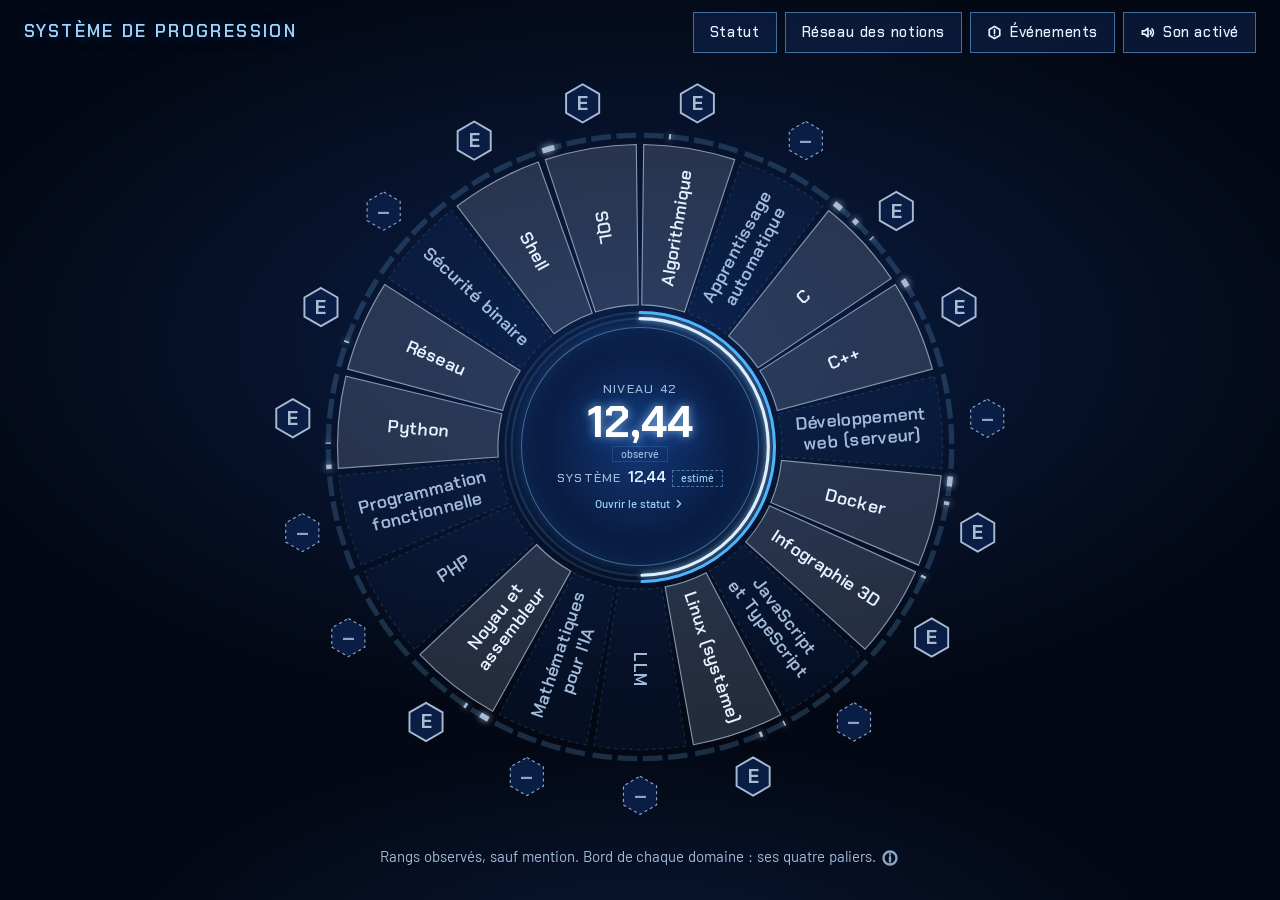
<file: public/index.html>
<!DOCTYPE html>
<html lang="fr">
<head>
  <meta charset="utf-8">
  <meta
    http-equiv="Content-Security-Policy"
    content="default-src 'none';
      script-src 'self';
      style-src 'self';
      img-src 'self' data:;
      font-src 'self';
      connect-src 'self';
      base-uri 'none';
      form-action 'none';
      object-src 'none'"
  >
  <meta name="viewport" content="width=device-width, initial-scale=1">
  <meta name="color-scheme" content="dark">
  <meta name="theme-color" content="#030814">
  <meta name="robots" content="noindex">
  <link rel="icon" type="image/svg+xml" href="favicon.svg">
  <title>Système de progression</title>
  <link
    rel="preload"
    href="fonts/chakra-petch-latin-600-normal.woff2"
    as="font"
    type="font/woff2"
    crossorigin
  >
  <link rel="stylesheet" href="css/base.css">
  <link rel="stylesheet" href="css/window.css">
  <link rel="stylesheet" href="css/wheel.css">
  <link rel="stylesheet" href="css/section.css">
  <link rel="stylesheet" href="css/certs.css">
  <link rel="stylesheet" href="css/tier.css">
  <link rel="stylesheet" href="css/status.css">
  <link rel="stylesheet" href="css/effects.css">
  <link rel="stylesheet" href="css/inbox.css">
  <link rel="stylesheet" href="css/wheel-fx.css">
</head>
<script defer src="js/device-gate.js"></script>
<script defer src="data.js"></script>
<script defer src="js/model.js"></script>
<script defer src="js/dom.js"></script>
<script defer src="js/effects.js"></script>
<script defer src="js/sound-data.js"></script>
<script defer src="js/sound.js"></script>
<script defer src="js/wheel-fx.js"></script>
<script defer src="js/wheel.js"></script>
<script defer src="js/section.js"></script>
<script defer src="js/certs.js"></script>
<script defer src="js/status.js"></script>
<script defer src="js/events.js"></script>
<script defer src="js/inbox.js"></script>
<script defer src="js/demo.js"></script>
<script defer src="js/app.js"></script>
<body>
  <a class="skip-link" href="#view">Aller au contenu</a>
  <header class="topbar">
    <h1 class="brand"><a href="#/">Système de progression</a></h1>
    <nav class="topnav" aria-label="Navigation principale">
      <a class="button" id="nav-status" href="#/status">Statut</a>
      <a class="button" href="network.html">Réseau des notions</a>
      <button
        class="button inbox-toggle"
        type="button"
        id="inbox-toggle"
        popovertarget="inbox"
        hidden
      >
        <svg class="icon" viewBox="0 0 16 16" aria-hidden="true">
          <path d="M8 1.5L13.6 4.75V11.25L8 14.5L2.4 11.25V4.75ZM8 5V8.8M8 10.9V11"/>
        </svg>
        <span>Événements</span>
        <span class="inbox-count" id="inbox-count" hidden></span>
      </button>
      <button class="button sound-toggle" type="button" id="sound-toggle" aria-pressed="true">
        <svg class="icon" viewBox="0 0 16 16" aria-hidden="true">
          <path d="M2.5 6.2V9.8H5L8.5 12.5V3.5L5 6.2Z"/>
          <path d="M11 6A3 3 0 0 1 11 10M12.8 4.2A5.6 5.6 0 0 1 12.8 11.8"/>
        </svg>
        <span class="sound-label">Son activé</span>
      </button>
    </nav>
  </header>
  <main id="view" tabindex="-1"></main>
  <section class="window inbox" id="inbox" popover aria-label="Événements"></section>
  <div class="unlocks" id="unlocks" aria-live="polite"></div>
  <div class="tip" id="tip" role="tooltip" popover="manual" hidden></div>
</body>
</html>
</file>
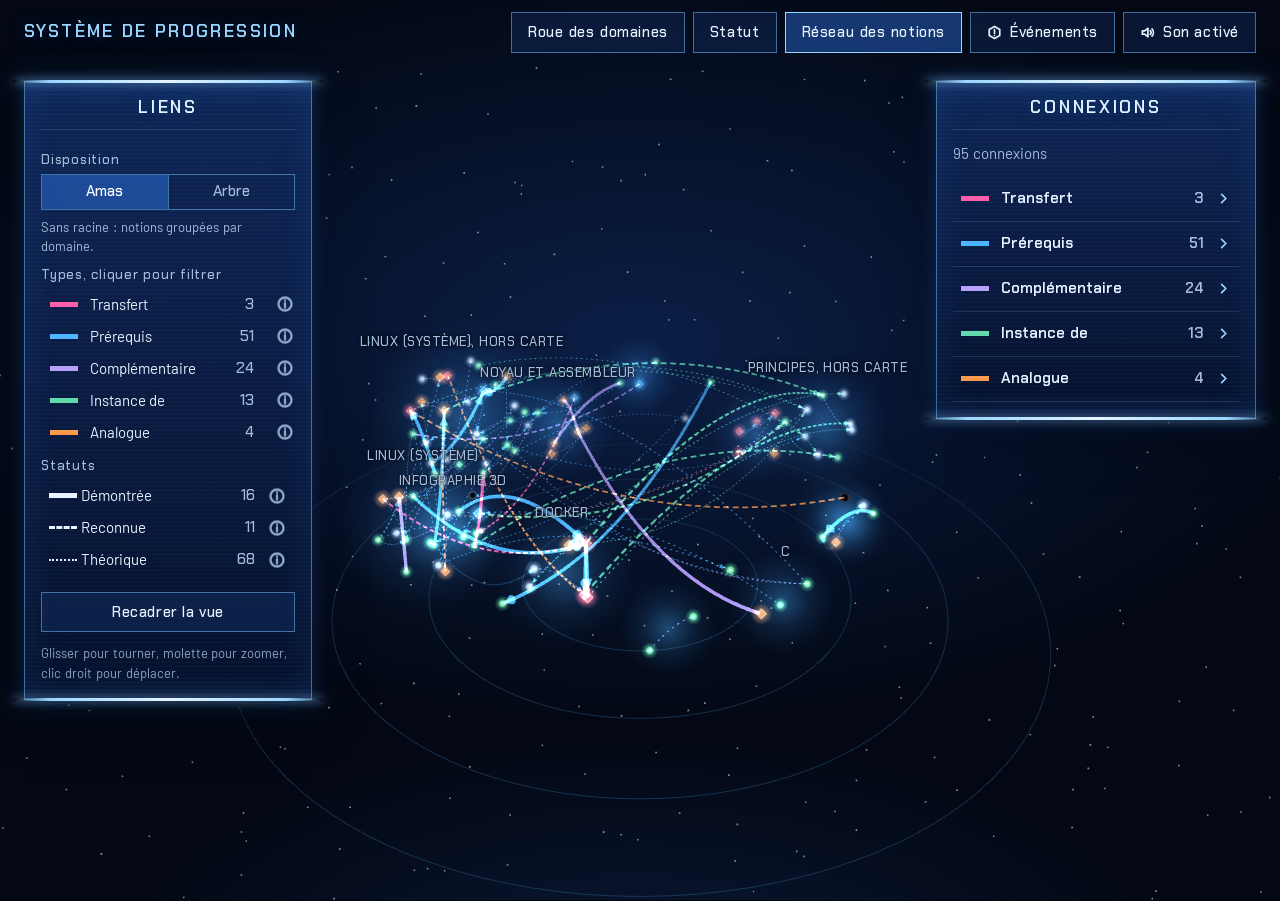
<file: public/network.html>
<!DOCTYPE html>
<html lang="fr">
<head>
  <meta charset="utf-8">
  <meta
    http-equiv="Content-Security-Policy"
    content="default-src 'none';
      script-src 'self';
      style-src 'self';
      img-src 'self' data:;
      font-src 'self';
      connect-src 'self';
      base-uri 'none';
      form-action 'none';
      object-src 'none'"
  >
  <meta name="viewport" content="width=device-width, initial-scale=1">
  <meta name="color-scheme" content="dark">
  <meta name="theme-color" content="#030814">
  <meta name="robots" content="noindex">
  <link rel="icon" type="image/svg+xml" href="favicon.svg">
  <title>Réseau des notions, Système de progression</title>
  <link
    rel="preload"
    href="fonts/chakra-petch-latin-600-normal.woff2"
    as="font"
    type="font/woff2"
    crossorigin
  >
  <link rel="stylesheet" href="css/base.css">
  <link rel="stylesheet" href="css/window.css">
  <link rel="stylesheet" href="css/network.css">
  <link rel="stylesheet" href="css/inbox.css">
</head>
<script defer src="js/device-gate.js"></script>
<script defer src="vendor/three.min.js"></script>
<script defer src="vendor/OrbitControls.js"></script>
<script defer src="data.js"></script>
<script defer src="js/model.js"></script>
<script defer src="js/dom.js"></script>
<script defer src="js/sound-data.js"></script>
<script defer src="js/sound.js"></script>
<script defer src="js/events.js"></script>
<script defer src="js/inbox.js"></script>
<script defer src="js/network.js"></script>
<script defer src="js/scene-kit.js"></script>
<script defer src="js/scene.js"></script>
<script defer src="js/network-ui.js"></script>
<body class="network-page">
  <a class="skip-link" href="#connections">Aller aux connexions</a>
  <header class="topbar">
    <h1 class="brand"><a href="index.html">Système de progression</a></h1>
    <nav class="topnav" aria-label="Navigation principale">
      <a class="button" href="index.html">Roue des domaines</a>
      <a class="button" href="index.html#/status">Statut</a>
      <a class="button" href="network.html" aria-current="page">Réseau des notions</a>
      <button
        class="button inbox-toggle"
        type="button"
        id="inbox-toggle"
        popovertarget="inbox"
        hidden
      >
        <svg class="icon" viewBox="0 0 16 16" aria-hidden="true">
          <path d="M8 1.5L13.6 4.75V11.25L8 14.5L2.4 11.25V4.75ZM8 5V8.8M8 10.9V11"/>
        </svg>
        <span>Événements</span>
        <span class="inbox-count" id="inbox-count" hidden></span>
      </button>
      <button class="button sound-toggle" type="button" id="sound-toggle" aria-pressed="true">
        <svg class="icon" viewBox="0 0 16 16" aria-hidden="true">
          <path d="M2.5 6.2V9.8H5L8.5 12.5V3.5L5 6.2Z"/>
          <path d="M11 6A3 3 0 0 1 11 10M12.8 4.2A5.6 5.6 0 0 1 12.8 11.8"/>
        </svg>
        <span class="sound-label">Son activé</span>
      </button>
    </nav>
  </header>
  <main class="network" id="view">
    <h2 class="visually-hidden">Réseau des notions</h2>
    <div class="stage" id="stage">
      <div class="labels" id="labels" aria-hidden="true"></div>
    </div>
    <section class="window panel legend-panel" aria-labelledby="legend-title">
      <header class="window-head">
        <h3 class="window-title" id="legend-title">Liens</h3>
      </header>
      <div class="panel-body">
        <h4 class="panel-heading">Disposition</h4>
        <div id="layouts"></div>
        <p class="root-line" id="root-line"></p>
        <h4 class="panel-heading">Types, cliquer pour filtrer</h4>
        <div id="kinds"></div>
        <h4 class="panel-heading">Statuts</h4>
        <div id="statuses"></div>
        <div class="panel-actions">
          <button class="button" type="button" id="show-all" hidden>Tout afficher</button>
          <button class="button" type="button" id="reset-view">Recadrer la vue</button>
        </div>
        <p class="panel-hint">
          Glisser pour tourner, molette pour zoomer, clic droit pour déplacer.
        </p>
      </div>
    </section>
    <section class="window panel list-panel" aria-labelledby="list-title">
      <header class="window-head">
        <h3 class="window-title" id="list-title">Connexions</h3>
      </header>
      <p class="list-scope" id="scope" aria-live="polite"></p>
      <button class="button center-node" type="button" id="center-node" hidden>
        Centrer l’arbre sur cette notion
      </button>
      <div class="connections" id="connections" tabindex="-1"></div>
    </section>
    <div class="detail" id="detail" aria-live="polite"></div>
  </main>
  <section class="window inbox" id="inbox" popover aria-label="Événements"></section>
  <div class="unlocks" id="unlocks" aria-live="polite"></div>
  <div class="tip" id="tip" role="tooltip" hidden></div>
</body>
</html>
</file>
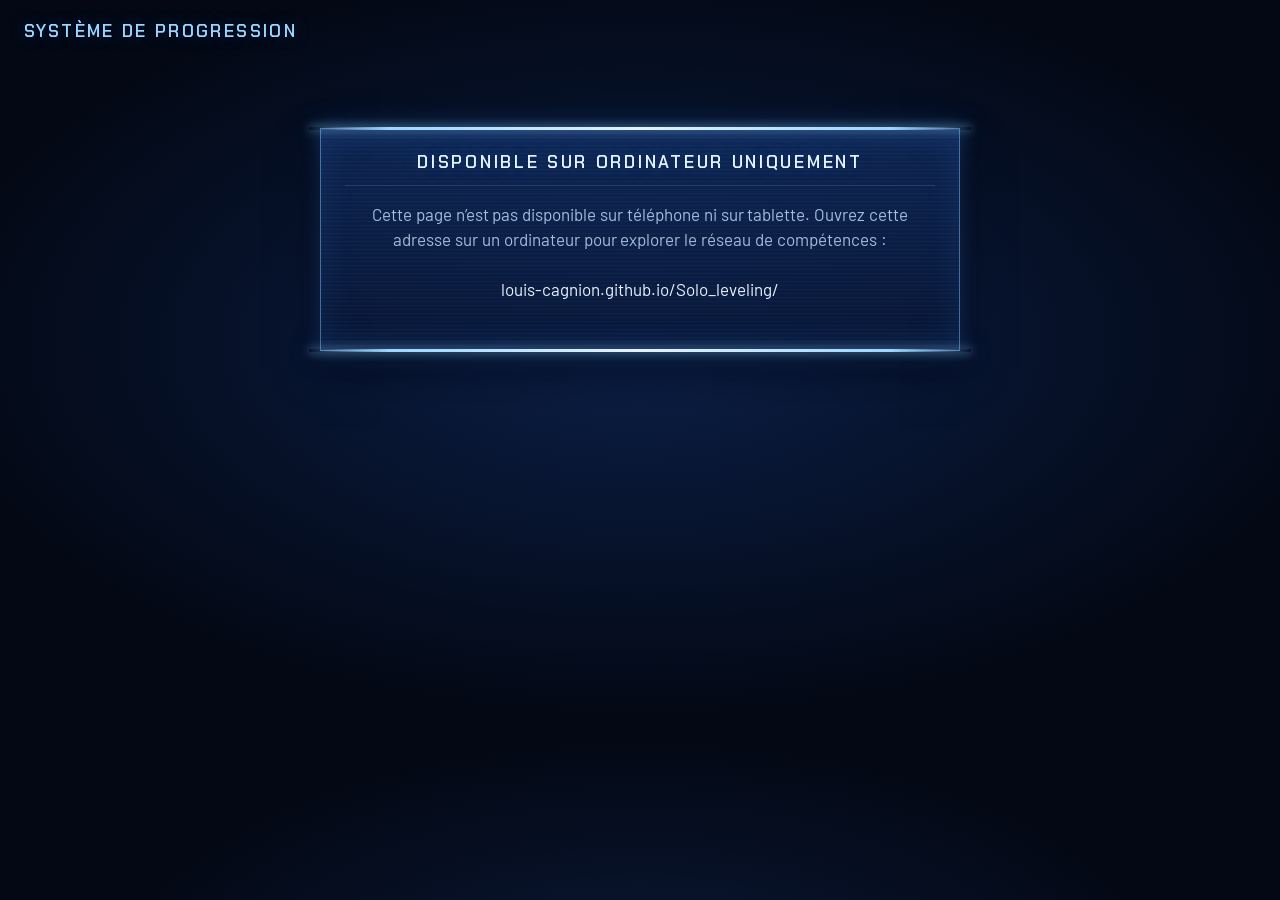
<file: public/unsupported.html>
<!DOCTYPE html>
<html lang="fr">
<head>
  <meta charset="utf-8">
  <meta
    http-equiv="Content-Security-Policy"
    content="default-src 'none';
      script-src 'self';
      style-src 'self';
      img-src 'self' data:;
      font-src 'self';
      connect-src 'self';
      base-uri 'none';
      form-action 'none';
      object-src 'none'"
  >
  <meta name="viewport" content="width=device-width, initial-scale=1">
  <meta name="color-scheme" content="dark">
  <meta name="theme-color" content="#030814">
  <meta name="robots" content="noindex">
  <link rel="icon" type="image/svg+xml" href="favicon.svg">
  <title>Page indisponible sur téléphone, Système de progression</title>
  <link
    rel="preload"
    href="fonts/chakra-petch-latin-600-normal.woff2"
    as="font"
    type="font/woff2"
    crossorigin
  >
  <link rel="stylesheet" href="css/base.css">
  <link rel="stylesheet" href="css/window.css">
</head>
<body>
  <header class="topbar">
    <h1 class="brand">Système de progression</h1>
  </header>
  <main id="view">
    <section class="window unfold fatal">
      <header class="window-head">
        <h2 class="window-title">Disponible sur ordinateur uniquement</h2>
      </header>
      <p>
        Cette page n’est pas disponible sur téléphone ni sur tablette. Ouvrez cette adresse
        sur un ordinateur pour explorer le réseau de compétences :
      </p>
      <p class="address">louis-cagnion.github.io<wbr>/Solo_leveling/</p>
    </section>
  </main>
</body>
</html>
</file>
<file: public/css/base.css>
/*
 * Maquette « Système » : jetons, polices, socle de page et surfaces du navigateur.
 *
 * Monde visuel : fenêtres holographiques bleues sur fond d'abîme, à la façon des fenêtres
 * du « Système ». Chakra Petch porte les titres et les chiffres, Barlow le texte courant
 * (fonts/, licence OFL 1.1). Rangs et états de notion suivent une même échelle de rareté
 * en sept couleurs : violet au sommet, or juste en dessous. Aucune valeur visuelle hors
 * de ces jetons dans les autres feuilles.
 */

@font-face {
  font-family: "Chakra Petch";
  font-weight: 500;
  font-display: swap;
  src: url("../fonts/chakra-petch-latin-500-normal.woff2") format("woff2");
}

@font-face {
  font-family: "Chakra Petch";
  font-weight: 600;
  font-display: swap;
  src: url("../fonts/chakra-petch-latin-600-normal.woff2") format("woff2");
}

@font-face {
  font-family: "Chakra Petch";
  font-weight: 700;
  font-display: swap;
  src: url("../fonts/chakra-petch-latin-700-normal.woff2") format("woff2");
}

@font-face {
  font-family: "Barlow";
  font-weight: 400;
  font-display: swap;
  src: url("../fonts/barlow-latin-400-normal.woff2") format("woff2");
}

@font-face {
  font-family: "Barlow";
  font-weight: 500;
  font-display: swap;
  src: url("../fonts/barlow-latin-500-normal.woff2") format("woff2");
}

@font-face {
  font-family: "Barlow";
  font-weight: 600;
  font-display: swap;
  src: url("../fonts/barlow-latin-600-normal.woff2") format("woff2");
}

:root {
  color-scheme: dark;

  /* Couleurs : abîme, voile des fenêtres, flux (bleu du Système), texte. */
  --void: #030814;
  --deep: #071226;
  --veil-top: rgb(20 52 112 / 0.58);
  --veil-bottom: rgb(7 21 52 / 0.8);
  --veil-solid: #0a1d44;
  --veil-dense-top: rgb(15 40 90 / 0.95);
  --veil-dense-bottom: rgb(6 18 46 / 0.97);
  --flux: #4db5ff;
  --flux-bright: #9ad6ff;
  --flux-line: rgb(120 196 255 / 0.5);
  --flux-faint: rgb(120 196 255 / 0.16);
  --rail: #e3f3ff;
  --bright: #ffffff;
  --text: #e6f2ff;
  --text-dim: #a3bcdb;
  --text-faint: #8aa4c6;

  /* Couleurs de rôle : titre, donnée insuffisante. */
  --gold: #f2c14e;
  --warn: #ffb45e;

  /* Échelle de rareté, du plus commun au plus rare : gris, vert, bleu, orange, rouge, */
  /* or, violet. États « découverte » à « transcendée » ; rangs E à Nation, A et S */
  /* échangés (A en or, S en rouge, choix de Louis). */
  --rarity-1: #a9bbd3;
  --rarity-2: #5fdc8f;
  --rarity-3: #4db5ff;
  --rarity-4: #ff9a4d;
  --rarity-5: #ff5f6d;
  --rarity-6: var(--gold);
  --rarity-7: #cf7dff;
  --rank-e: var(--rarity-1);
  --rank-d: var(--rarity-2);
  --rank-c: var(--rarity-3);
  --rank-b: var(--rarity-4);
  --rank-a: var(--rarity-6);
  --rank-s: var(--rarity-5);
  --rank-nation: var(--rarity-7);

  /* Types de lien du réseau : une couleur franche chacun, jamais l'or. */
  --kind-transfer: #ff5fa8;
  --kind-prerequisite: #4db5ff;
  --kind-instance: #62d9ad;
  --kind-complement: #b9a0ff;
  --kind-analog: #ff9a4d;

  --font-display: "Chakra Petch", "Barlow", sans-serif;
  --font-body: "Barlow", sans-serif;
  --fs-xs: 0.8125rem;
  --fs-sm: 0.9375rem;
  --fs-md: 1.0625rem;
  --fs-lg: 1.375rem;
  --fs-xl: 1.75rem;
  --fs-2xl: 2.25rem;

  --s1: 4px;
  --s2: 8px;
  --s3: 12px;
  --s4: 16px;
  --s5: 24px;
  --s6: 32px;
  --s7: 48px;
  --s8: 64px;

  --t-fast: 140ms;
  --t-panel: 280ms;
  --t-travel: 460ms;
  --ease-out: cubic-bezier(0.16, 1, 0.3, 1);

  --glow-soft: 0 0 18px rgb(64 150 255 / 0.28);
  --glow-strong: 0 0 10px rgb(154 214 255 / 0.7), 0 0 28px rgb(64 150 255 / 0.45);
  --topbar: 64px;
}

*,
*::before,
*::after {
  box-sizing: border-box;
}

html {
  background: var(--void);
  scrollbar-color: rgb(120 196 255 / 0.4) transparent;
  scrollbar-width: thin;
}

body {
  margin: 0;
  min-height: 100dvh;
  font-family: var(--font-body);
  font-size: var(--fs-md);
  line-height: 1.5;
  word-spacing: 0.05em;
  color: var(--text);
  background:
    radial-gradient(ellipse 80% 60% at 50% 38%, rgb(22 62 140 / 0.42), transparent 70%),
    radial-gradient(ellipse 60% 40% at 50% 110%, rgb(40 90 190 / 0.2), transparent 70%),
    var(--void);
  background-attachment: fixed;
  font-variant-numeric: tabular-nums;
  -webkit-tap-highlight-color: rgb(77 181 255 / 0.2);
  overflow-x: clip;
}

::selection {
  color: var(--void);
  background: var(--flux-bright);
}

h1,
h2,
h3,
p,
ul,
ol,
dl,
dd,
table {
  margin: 0;
  padding: 0;
}

ul,
ol {
  list-style: none;
}

h1,
h2,
h3 {
  font-family: var(--font-display);
  font-weight: 600;
  line-height: 1.15;
  text-wrap: balance;
}

a {
  color: inherit;
  text-decoration: none;
}

button {
  font: inherit;
  color: inherit;
}

code {
  font-family: ui-monospace, "DejaVu Sans Mono", monospace;
  font-size: 0.88em;
  color: var(--flux-bright);
}

svg {
  display: block;
}

:focus-visible {
  outline: 2px solid var(--rail);
  outline-offset: 3px;
  border-radius: 2px;
}

.visually-hidden {
  position: absolute;
  width: 1px;
  height: 1px;
  overflow: hidden;
  clip-path: inset(50%);
  white-space: nowrap;
}

.skip-link {
  position: fixed;
  top: var(--s2);
  left: var(--s2);
  z-index: 30;
  padding: var(--s2) var(--s4);
  color: var(--void);
  background: var(--rail);
  translate: 0 -200%;
}

.skip-link:focus-visible {
  translate: 0;
}

/* ───── Barre du haut : nom de la page et navigation ───── */

.topbar {
  display: flex;
  flex-wrap: wrap;
  align-items: center;
  justify-content: space-between;
  gap: var(--s2) var(--s5);
  min-height: var(--topbar);
  padding: var(--s3) var(--s5);
}

.brand {
  font-size: var(--fs-md);
  font-weight: 600;
  letter-spacing: 0.14em;
  text-transform: uppercase;
  color: var(--flux-bright);
  text-shadow: var(--glow-soft);
}

.topnav {
  display: flex;
  flex-wrap: wrap;
  gap: var(--s2);
}

.icon {
  flex: none;
  width: 1em;
  height: 1em;
  fill: none;
  stroke: currentColor;
  stroke-width: 1.8;
  stroke-linecap: round;
  stroke-linejoin: round;
}

#view {
  padding: 0 var(--s5) var(--s6);
}

#view:focus {
  outline: none;
}
</file>
<file: public/css/window.css>
/*
 * Maquette « Système » : composants partagés par toutes les vues.
 *
 * Fenêtre du Système (.window) : voile bleu translucide, filets lumineux en haut et en
 * bas qui débordent du cadre, titre centré en en-tête, teintée par un ton de rareté
 * (data-tone). Puis boutons, étiquettes de statut, jauges, insignes de rang, signes
 * d'état des notions et infobulle.
 */

.window {
  position: relative;
  padding: var(--s5);
  border: 1px solid var(--flux-line);
  background:
    repeating-linear-gradient(
      180deg,
      rgb(154 214 255 / 0.035) 0 1px,
      transparent 1px 4px
    ),
    linear-gradient(180deg, var(--veil-top), var(--veil-bottom));
  box-shadow:
    0 18px 40px rgb(0 4 16 / 0.55),
    var(--glow-soft),
    inset 0 0 36px rgb(64 150 255 / 0.12);
}

.window::before,
.window::after {
  content: "";
  position: absolute;
  left: calc(var(--s3) * -1);
  right: calc(var(--s3) * -1);
  height: 3px;
  background: linear-gradient(
    90deg,
    transparent,
    var(--flux-bright) 12%,
    var(--rail) 50%,
    var(--flux-bright) 88%,
    transparent
  );
  box-shadow: var(--glow-strong);
  pointer-events: none;
}

.window::before {
  top: -2px;
}

.window::after {
  bottom: -2px;
}

.window-head {
  display: flex;
  align-items: center;
  justify-content: center;
  gap: var(--s3);
  margin-bottom: var(--s4);
  padding-bottom: var(--s3);
  border-bottom: 1px solid var(--flux-faint);
}

.window-title {
  font-size: var(--fs-md);
  font-weight: 600;
  letter-spacing: 0.16em;
  text-transform: uppercase;
  color: var(--rail);
  text-shadow: var(--glow-soft);
}

/* ───── Ton de rareté (data-tone 1 à 7, ou gold) : teinte fenêtre, jauge ou ligne ───── */

[data-tone="1"] {
  --tone: var(--rarity-1);
}

[data-tone="2"] {
  --tone: var(--rarity-2);
}

[data-tone="3"] {
  --tone: var(--rarity-3);
}

[data-tone="4"] {
  --tone: var(--rarity-4);
}

[data-tone="5"] {
  --tone: var(--rarity-5);
}

[data-tone="6"] {
  --tone: var(--rarity-6);
}

[data-tone="7"] {
  --tone: var(--rarity-7);
}

[data-tone="gold"] {
  --tone: var(--gold);
}

.window[data-tone] {
  border-color: color-mix(in oklab, var(--tone) 60%, transparent);
  background:
    repeating-linear-gradient(
      180deg,
      color-mix(in oklab, var(--tone) 5%, transparent) 0 1px,
      transparent 1px 4px
    ),
    linear-gradient(
      180deg,
      color-mix(in oklab, var(--tone) 16%, var(--veil-top)),
      var(--veil-bottom)
    );
  box-shadow:
    0 18px 40px rgb(0 4 16 / 0.55),
    0 0 18px color-mix(in oklab, var(--tone) 30%, transparent),
    inset 0 0 36px color-mix(in oklab, var(--tone) 12%, transparent);
}

.window[data-tone]::before,
.window[data-tone]::after {
  background: linear-gradient(
    90deg,
    transparent,
    var(--tone) 12%,
    color-mix(in oklab, var(--tone) 30%, white) 50%,
    var(--tone) 88%,
    transparent
  );
  box-shadow:
    0 0 10px color-mix(in oklab, var(--tone) 70%, transparent),
    0 0 28px color-mix(in oklab, var(--tone) 45%, transparent);
}

.window[data-tone] > .window-head {
  border-bottom-color: color-mix(in oklab, var(--tone) 25%, transparent);
}

.window[data-tone] > .window-head .window-title {
  color: color-mix(in oklab, var(--tone) 30%, white);
  text-shadow: 0 0 18px color-mix(in oklab, var(--tone) 40%, transparent);
}

@media (prefers-reduced-motion: no-preference) {
  .unfold {
    animation: unfold var(--t-panel) var(--ease-out) backwards;
    animation-delay: calc(var(--order, 0) * 50ms);
  }

  @keyframes unfold {
    from {
      clip-path: inset(49% -16px 49% -16px);
      opacity: 0.3;
    }

    to {
      clip-path: inset(-16px -16px -48px -16px);
      opacity: 1;
    }
  }
}

/* ───── Boutons et liens d'action ───── */

.button {
  display: inline-flex;
  align-items: center;
  gap: var(--s2);
  min-height: 40px;
  padding: var(--s2) var(--s4);
  border: 1px solid var(--flux-line);
  font-family: var(--font-display);
  font-size: var(--fs-sm);
  font-weight: 500;
  letter-spacing: 0.04em;
  color: var(--text);
  background: rgb(20 52 112 / 0.35);
  cursor: pointer;
  transition:
    background-color var(--t-fast) var(--ease-out),
    border-color var(--t-fast) var(--ease-out),
    box-shadow var(--t-fast) var(--ease-out);
}

.button[aria-current="page"] {
  border-color: var(--flux-bright);
  background: rgb(40 100 200 / 0.5);
}

.button:active {
  scale: 0.97;
}

.sound-toggle[aria-pressed="false"] {
  color: var(--text-faint);
  border-style: dashed;
}

@media (hover: hover) {
  .button:hover {
    border-color: var(--rail);
    background: rgb(40 100 200 / 0.5);
    box-shadow: var(--glow-soft);
  }
}

.key {
  padding: 0 var(--s2);
  border: 1px solid var(--flux-faint);
  font-size: var(--fs-xs);
  color: var(--text-dim);
}

/* ───── Statut d'une valeur : observé, estimé, insuffisant, non mesurable ───── */

.tag {
  display: inline-block;
  padding: 0 var(--s2);
  border: 1px solid var(--flux-faint);
  font-size: var(--fs-xs);
  font-weight: 500;
  line-height: 1.5;
  color: var(--text-dim);
  white-space: nowrap;
  cursor: help;
}

.tag[data-status="estimated"] {
  border-style: dashed;
  border-color: var(--flux-line);
  color: var(--flux-bright);
}

.tag[data-status="insufficient"] {
  border-style: dotted;
  border-color: var(--warn);
  color: var(--warn);
}

.tag[data-status="unmeasurable"] {
  border-style: dotted;
  color: var(--text-faint);
}

.info {
  display: inline-grid;
  place-items: center;
  width: 20px;
  height: 20px;
  vertical-align: -4px;
  color: var(--text-faint);
  cursor: help;
}

.info .icon {
  width: 16px;
  height: 16px;
  stroke-width: 2.4;
}

.info:hover,
.info:focus-visible {
  color: var(--rail);
}

.nowrap {
  white-space: nowrap;
}

/* ───── Jauge ───── */

.bar {
  position: relative;
  height: 6px;
  background: rgb(120 196 255 / 0.14);
  overflow: hidden;
}

.bar-fill {
  position: absolute;
  inset: 0 auto 0 0;
  width: calc(var(--ratio, 0) * 100%);
  min-width: 0;
  background: linear-gradient(90deg, var(--flux), var(--rail));
  box-shadow: var(--glow-strong);
}

.bar[data-tone] {
  background: color-mix(in oklab, var(--tone) 16%, transparent);
}

.bar[data-tone] .bar-fill {
  background: linear-gradient(
    90deg,
    color-mix(in oklab, var(--tone) 65%, black),
    var(--tone)
  );
  box-shadow: 0 0 12px color-mix(in oklab, var(--tone) 60%, transparent);
}

/* ───── Insigne de rang : hexagone, couleur par rareté, lettre toujours lisible ───── */

.rank {
  --rank-color: var(--text-faint);
  --tone: var(--rank-color);
  --hexagon: polygon(50% 0, 100% 25%, 100% 75%, 50% 100%, 0 75%, 0 25%);
  position: relative;
  isolation: isolate;
  display: inline-grid;
  place-items: center;
  flex: none;
  width: 2.3em;
  aspect-ratio: 1 / 1.1;
  font-family: var(--font-display);
  font-weight: 700;
  line-height: 1;
  color: var(--rank-color);
}

/* Le fond de l'hexagone est un calque : les éclairs de l'insigne peuvent en déborder. */
.rank::before {
  content: "";
  position: absolute;
  inset: 0;
  z-index: -1;
  background: var(--rank-color);
  clip-path: var(--hexagon);
}

.rank > span {
  display: grid;
  place-items: center;
  width: calc(100% - 4px);
  height: calc(100% - 4px);
  background: var(--veil-solid);
  clip-path: var(--hexagon);
}

.rank[data-rank="E"] {
  --rank-color: var(--rank-e);
}

.rank[data-rank="D"] {
  --rank-color: var(--rank-d);
}

.rank[data-rank="C"] {
  --rank-color: var(--rank-c);
}

.rank[data-rank="B"] {
  --rank-color: var(--rank-b);
}

.rank[data-rank="A"] {
  --rank-color: var(--rank-a);
}

.rank[data-rank="S"] {
  --rank-color: var(--rank-s);
}

.rank[data-rank="Nation"] {
  --rank-color: var(--rank-nation);
}

/* ───── Signe d'état d'une notion : forme par rendu, couleur de rareté par état ───── */

.glyph {
  --state-color: var(--text-faint);
  flex: none;
  width: 14px;
  height: 14px;
  overflow: visible;
}

.glyph[data-level="1"] {
  --state-color: var(--rarity-1);
}

.glyph[data-level="2"] {
  --state-color: var(--rarity-2);
}

.glyph[data-level="3"] {
  --state-color: var(--rarity-3);
}

.glyph[data-level="4"] {
  --state-color: var(--rarity-4);
}

.glyph[data-level="5"] {
  --state-color: var(--rarity-5);
}

.glyph[data-level="6"] {
  --state-color: var(--rarity-6);
}

.glyph[data-level="7"] {
  --state-color: var(--rarity-7);
}

.glyph[data-group="unmet"] {
  fill: none;
  stroke: var(--text-faint);
  stroke-width: 1.4;
  opacity: 0.7;
}

.glyph[data-group="declared"] {
  fill: none;
  stroke: var(--rail);
  stroke-width: 1.6;
  stroke-dasharray: 2.4 2;
}

.glyph[data-group="low"] {
  fill: var(--state-color);
  stroke: none;
}

.glyph[data-group="high"] {
  fill: var(--state-color);
  stroke: var(--rail);
  stroke-width: 1;
  filter: drop-shadow(0 0 5px var(--state-color));
}

@media (prefers-reduced-motion: no-preference) {
  .glyph[data-group="high"] {
    animation: awake 2.8s ease-in-out infinite alternate;
  }

  @keyframes awake {
    from {
      filter: drop-shadow(0 0 2px var(--state-color));
    }

    to {
      filter: drop-shadow(0 0 8px var(--state-color));
    }
  }
}

/* ───── Infobulle : rendue sur le body, bornée à l'écran par dom.js ───── */

.tip {
  position: fixed;
  top: 0;
  left: 0;
  z-index: 40;
  max-width: min(320px, calc(100vw - 16px));
  padding: var(--s2) var(--s3);
  border: 1px solid var(--flux-bright);
  font-size: var(--fs-xs);
  font-weight: 500;
  line-height: 1.4;
  color: var(--text);
  background: var(--veil-solid);
  box-shadow:
    0 8px 20px rgb(0 4 16 / 0.6),
    var(--glow-soft);
  pointer-events: none;
  overflow-wrap: anywhere;
  white-space: pre-line;
}

.tip[popover] {
  inset: 0 auto auto 0;
  margin: 0;
  overflow: visible;
}

.tip[hidden] {
  display: none;
}

@media (prefers-reduced-motion: no-preference) {
  .tip {
    animation: tip-in var(--t-fast) var(--ease-out);
  }

  @keyframes tip-in {
    from {
      opacity: 0;
    }
  }
}

/* ───── Page de repli : données absentes ou illisibles ───── */

.fatal {
  max-width: 640px;
  margin: var(--s8) auto 0;
  text-align: center;
}

.fatal p {
  margin-bottom: var(--s5);
  color: var(--text-dim);
}

.fatal .address {
  color: var(--text);
  overflow-wrap: anywhere;
  user-select: all;
}

.empty {
  color: var(--text-dim);
}
</file>
<file: public/css/wheel.css>
/*
 * Maquette « Système » : niveau 1, la roue des domaines.
 *
 * La roue occupe la hauteur libre de l'écran ; ses tailles suivent --size, texte du
 * centre compris, pour qu'il tienne à toute taille et à tout zoom. Sous 620 px de large
 * ou 600 px de haut, la liste des domaines la remplace. L'allumage en cascade
 * des secteurs ne joue qu'au premier affichage (.is-intro).
 */

.wheel-stage {
  --size: min(100vw - 2 * var(--s5), 100dvh - var(--topbar) - 72px);
  position: relative;
  display: grid;
  place-items: center;
}

.wheel {
  position: relative;
  width: var(--size);
  aspect-ratio: 1;
}

.wheel-svg {
  width: 100%;
  height: 100%;
  overflow: visible;
}

.domain-list {
  display: none;
}

/* ───── Secteurs ───── */

.sector {
  cursor: pointer;
  outline: none;
}

.sector-shape {
  fill: rgb(44 116 230 / 0.16);
  stroke: var(--flux-line);
  stroke-width: 1.5;
  transition:
    fill var(--t-fast) var(--ease-out),
    stroke var(--t-fast) var(--ease-out);
}

.sector[data-ranked="no"] .sector-shape {
  fill: rgb(44 116 230 / 0.06);
  stroke: var(--flux-faint);
  stroke-dasharray: 5 5;
}

.sector[data-rank="E"] {
  --sector-color: var(--rank-e);
}

.sector[data-rank="D"] {
  --sector-color: var(--rank-d);
}

.sector[data-rank="C"] {
  --sector-color: var(--rank-c);
}

.sector[data-rank="B"] {
  --sector-color: var(--rank-b);
}

.sector[data-rank="A"] {
  --sector-color: var(--rank-a);
}

.sector[data-rank="S"] {
  --sector-color: var(--rank-s);
}

.sector[data-rank="Nation"] {
  --sector-color: var(--rank-nation);
}

.sector[data-rank] .sector-shape {
  fill: color-mix(in srgb, var(--sector-color) 20%, transparent);
  stroke: color-mix(in srgb, var(--sector-color) 75%, transparent);
}

.sector[data-rank] .tier-fill {
  stroke: var(--sector-color);
  filter: drop-shadow(0 0 5px var(--sector-color));
}

.sector[data-rank="S"] .sector-shape,
.sector[data-rank="Nation"] .sector-shape {
  stroke: var(--sector-color);
  stroke-width: 2.5;
  filter: drop-shadow(0 0 8px var(--sector-color));
}

.sector[data-rank="S"] .sector-name,
.sector[data-rank="Nation"] .sector-name {
  fill: var(--sector-color);
}

.sector-name {
  font-family: var(--font-display);
  font-size: 23px;
  font-weight: 600;
  letter-spacing: 0.02em;
  fill: var(--text);
  text-anchor: middle;
  dominant-baseline: central;
  pointer-events: none;
}

.sector[data-ranked="no"] .sector-name {
  fill: var(--text-dim);
}

.tier-track,
.tier-fill {
  fill: none;
  stroke-width: 7;
}

.tier-track {
  stroke: rgb(120 196 255 / 0.2);
}

.tier-fill {
  stroke: var(--rail);
  filter: drop-shadow(0 0 5px var(--flux));
}

.sector-rank {
  --rank-color: var(--text-faint);
}

.sector-rank polygon {
  fill: var(--veil-solid);
  stroke: var(--rank-color);
  stroke-width: 2.5;
}

.sector-rank[data-rank="none"] polygon {
  stroke-width: 1.5;
  stroke-dasharray: 4 4;
}

.rank-letter {
  font-family: var(--font-display);
  font-size: 25px;
  font-weight: 700;
  fill: var(--rank-color);
  text-anchor: middle;
  dominant-baseline: central;
}

.sector-rank[data-rank="E"] {
  --rank-color: var(--rank-e);
}

.sector-rank[data-rank="D"] {
  --rank-color: var(--rank-d);
}

.sector-rank[data-rank="C"] {
  --rank-color: var(--rank-c);
}

.sector-rank[data-rank="B"] {
  --rank-color: var(--rank-b);
}

.sector-rank[data-rank="A"] {
  --rank-color: var(--rank-a);
}

.sector-rank[data-rank="S"] {
  --rank-color: var(--rank-s);
}

.sector-rank[data-rank="Nation"] {
  --rank-color: var(--rank-nation);
}

.sector:focus-visible .sector-shape {
  fill: color-mix(in srgb, var(--sector-color, var(--flux)) 45%, transparent);
  stroke: var(--rail);
  stroke-width: 3;
}

@media (hover: hover) {
  .sector:hover .sector-shape {
    fill: color-mix(in srgb, var(--sector-color, var(--flux)) 45%, transparent);
    stroke: var(--rail);
    filter: drop-shadow(0 0 10px var(--sector-color, var(--flux)));
  }

  .sector:hover .sector-name {
    fill: var(--bright);
  }

  .wheel-svg:has(.sector:hover) .sector:not(:hover) {
    opacity: 0.55;
  }
}

.sector {
  transition: opacity var(--t-fast) var(--ease-out);
}

@media (prefers-reduced-motion: no-preference) {
  .is-intro .sector {
    animation: sector-on 520ms var(--ease-out) backwards;
    animation-delay: calc(var(--i) * 34ms + 120ms);
  }

  .is-intro .hub {
    animation: hub-on 600ms var(--ease-out) backwards;
  }

  @keyframes sector-on {
    from {
      opacity: 0;
      filter: brightness(2.4);
    }
  }

  @keyframes hub-on {
    from {
      opacity: 0;
      scale: 0.9;
    }
  }
}

/* ───── Centre : niveaux et accès à la fenêtre de statut ───── */

.gauge-track {
  fill: none;
  stroke: rgb(120 196 255 / 0.14);
  stroke-width: 3;
}

.gauge-fill {
  fill: none;
  stroke-width: 4;
  stroke-linecap: round;
}

.gauge-official {
  stroke: var(--rail);
  filter: drop-shadow(0 0 4px var(--flux-bright));
}

.gauge-system {
  stroke: var(--flux);
}

.hub {
  position: absolute;
  inset: 34.4%;
  display: flex;
  flex-direction: column;
  align-items: center;
  justify-content: center;
  gap: calc(var(--size) * 0.004);
  border: 1px solid var(--flux-line);
  border-radius: 50%;
  font-size: calc(var(--size) * 0.0165);
  text-align: center;
  background: radial-gradient(circle, rgb(28 76 160 / 0.6), rgb(7 21 52 / 0.85) 75%);
  box-shadow:
    var(--glow-soft),
    inset 0 0 30px rgb(64 150 255 / 0.2);
  transition:
    border-color var(--t-fast) var(--ease-out),
    box-shadow var(--t-fast) var(--ease-out);
}

.hub:focus-visible {
  border-radius: 50%;
}

.hub-official,
.hub-system {
  display: flex;
  flex-wrap: wrap;
  align-items: baseline;
  justify-content: center;
  gap: 0 0.5em;
}

.hub-official {
  flex-direction: column;
  align-items: center;
}

.hub-label {
  font-family: var(--font-display);
  font-weight: 500;
  letter-spacing: 0.1em;
  text-transform: uppercase;
  color: var(--text-dim);
}

.hub-official .hub-value {
  font-family: var(--font-display);
  font-size: 3.5em;
  font-weight: 700;
  line-height: 1.05;
  color: var(--bright);
  text-shadow: var(--glow-strong);
}

.hub-system .hub-value {
  font-family: var(--font-display);
  font-size: 1.25em;
  font-weight: 600;
}

.hub .tag {
  font-size: 0.85em;
  line-height: 1.35;
  cursor: inherit;
}

.hub-action {
  display: inline-flex;
  align-items: center;
  gap: 0.3em;
  margin-top: 0.3em;
  font-size: 0.92em;
  font-weight: 500;
  color: var(--flux-bright);
}

@media (hover: hover) {
  .hub:hover {
    border-color: var(--rail);
    box-shadow:
      var(--glow-strong),
      inset 0 0 30px rgb(64 150 255 / 0.3);
  }
}

/* ───── Résumé d'un domaine, à droite de la roue quand la place existe ───── */

.readout {
  display: none;
  position: absolute;
  top: 50%;
  left: calc(100% + var(--s6));
  width: min(300px, calc((100vw - var(--size)) / 2 - var(--s8)));
  translate: 0 -50%;
  pointer-events: none;
}

.has-side .readout {
  display: block;
}

.readout-window {
  animation: none;
  padding: var(--s4);
  font-size: var(--fs-sm);
}

.readout-rank {
  display: flex;
  align-items: center;
  gap: var(--s3);
  margin-bottom: var(--s4);
}

.readout-tiers {
  display: grid;
  gap: var(--s3);
}

.readout-tier {
  display: grid;
  grid-template-columns: 1fr auto;
  gap: var(--s1) var(--s3);
}

.readout-tier .bar {
  grid-column: 1 / -1;
}

.readout-count {
  font-family: var(--font-display);
  color: var(--text-dim);
}

.readout-next {
  margin-top: var(--s4);
  padding-top: var(--s3);
  border-top: 1px solid var(--flux-faint);
  color: var(--text-dim);
}

.wheel-legend {
  margin-top: var(--s4);
  font-size: var(--fs-sm);
  color: var(--text-dim);
  text-align: center;
}

.wheel-empty {
  margin-top: var(--s8);
  text-align: center;
}

/* ───── Écran trop petit pour la roue : centre puis liste des domaines ───── */

@media (max-width: 620px), (max-height: 600px) {
  .wheel-stage {
    --size: min(100vw - 2 * var(--s5), 320px);
    gap: var(--s5);
  }

  .wheel {
    height: calc(var(--size) * 0.62);
    aspect-ratio: auto;
  }

  .wheel-svg {
    display: none;
  }

  .hub {
    inset: 0 19%;
    font-size: calc(var(--size) * 0.033);
  }

  .domain-list {
    display: grid;
    grid-template-columns: repeat(auto-fill, minmax(240px, 1fr));
    width: 100%;
  }

  .domain-row {
    display: flex;
    align-items: center;
    gap: var(--s3);
    min-height: 56px;
    padding: var(--s2) var(--s3);
    border: 1px solid var(--flux-faint);
    font-size: var(--fs-sm);
  }

  .domain-name {
    flex: 1;
    font-family: var(--font-display);
    font-weight: 600;
  }

  .domain-rank {
    color: var(--text-dim);
  }

  .domain-row:hover,
  .domain-row:focus-visible {
    border-color: var(--rail);
    background: rgb(40 100 200 / 0.3);
  }
}
</file>
<file: public/css/section.css>
/*
 * Vue d'un domaine (niveau 2) : en-tête, une fenêtre par palier, ouverture depuis la roue.
 *
 * L'entrée dans un domaine prolonge la roue : la vue se dévoile en cercle depuis le
 * secteur cliqué (--ox, --oy posés par section.js, dans le repère de la vue). Les autres
 * vues déplient leurs fenêtres (window.css). Les couleurs d'état viennent du ton de rareté
 * (--tone, window.css). Les vues se suivent dans cet ordre : section, certs, tier, status.
 */

.back {
  display: flex;
  align-items: center;
  gap: var(--s3);
  margin-bottom: var(--s5);
}

.section-view,
.tier-view,
.status-view {
  max-width: 1480px;
  margin: 0 auto;
}

@media (prefers-reduced-motion: no-preference) {
  .section-view.from-sector {
    animation: from-sector var(--t-travel) var(--ease-out);
  }

  .section-view.from-sector .unfold {
    animation: none;
  }

  @keyframes from-sector {
    from {
      clip-path: circle(4% at var(--ox) var(--oy));
      opacity: 0.4;
    }

    to {
      clip-path: circle(150% at var(--ox) var(--oy));
      opacity: 1;
    }
  }
}

/* ───── En-tête d'un domaine ou d'un palier ───── */

.section-head {
  display: flex;
  flex-wrap: wrap;
  align-items: center;
  gap: var(--s3) var(--s5);
  margin-bottom: var(--s4);
}

.section-head .rank {
  font-size: var(--fs-xl);
}

.section-name {
  font-size: var(--fs-2xl);
  letter-spacing: 0.01em;
  color: var(--bright);
  text-shadow: var(--glow-soft);
}

.section-rank {
  display: flex;
  align-items: center;
  gap: var(--s2);
  color: var(--text-dim);
}

.section-next {
  flex: 1 1 320px;
  color: var(--text-dim);
  text-align: right;
}

.state-legend {
  display: flex;
  flex-wrap: wrap;
  gap: var(--s2) var(--s5);
  margin-bottom: var(--s5);
  font-size: var(--fs-sm);
  color: var(--text-dim);
}

.state-legend li {
  display: flex;
  align-items: center;
  gap: var(--s2);
}

.state-legend .info {
  margin-left: calc(var(--s2) * -1);
}

/* ───── Niveau 2 : une fenêtre par palier ───── */

.tiers {
  display: grid;
  grid-template-columns: repeat(auto-fit, minmax(250px, 1fr));
  gap: var(--s6) var(--s5);
  align-items: start;
}

.tier-window {
  padding: var(--s4);
}

.tier-open {
  display: grid;
  grid-template-columns: 1fr auto;
  gap: var(--s2) var(--s3);
  align-items: center;
  margin: 0 calc(var(--s2) * -1) var(--s3);
  padding: var(--s2);
  transition: background-color var(--t-fast) var(--ease-out);
}

.tier-open .bar {
  grid-column: 1 / -1;
}

.tier-count {
  font-family: var(--font-display);
  font-weight: 600;
}

.tier-more {
  display: inline-flex;
  align-items: center;
  gap: var(--s1);
  font-size: var(--fs-sm);
  color: var(--flux-bright);
}

@media (hover: hover) {
  .tier-open:hover {
    background: rgb(64 150 255 / 0.18);
  }
}

.notion {
  display: flex;
  align-items: flex-start;
  gap: var(--s3);
  padding: var(--s1) 0;
  font-size: var(--fs-sm);
  line-height: 1.3;
  color: var(--text-faint);
}

.notion .glyph {
  margin-top: 3px;
}

.notion-title {
  display: -webkit-box;
  overflow: hidden;
  -webkit-box-orient: vertical;
  -webkit-line-clamp: 2;
}

.notion[data-group="declared"] {
  color: var(--text-dim);
}

.notion[data-group="low"] {
  color: var(--text);
}

.notion[data-group="high"] {
  font-weight: 600;
  color: var(--bright);
}

.section-certs {
  margin-top: var(--s7);
  font-size: var(--fs-sm);
  color: var(--text-dim);
}
</file>
<file: public/css/certs.css>
/*
 * Certifications : cartes d'un domaine, cellules du statut, dialogue d'une certification.
 *
 * Suite de section.css dans la cascade : à spécificité égale, la dernière règle gagne.
 */

/* ───── Certifications : cartes d'un domaine, cellules du statut, premier plan ───── */

.group-title {
  margin-bottom: var(--s4);
  font-size: var(--fs-md);
  letter-spacing: 0.04em;
  color: var(--flux-bright);
}

.cert-cards {
  display: grid;
  grid-template-columns: repeat(auto-fit, minmax(min(100%, 320px), 1fr));
  gap: var(--s6) var(--s5);
  align-items: start;
}

.cert-window,
.cert-dialog-window {
  display: grid;
  gap: var(--s3);
  padding: var(--s4);
  color: var(--text);
}

.cert-window > .window-head,
.cert-dialog-window > .window-head {
  margin-bottom: 0;
}

.cert-window .window-title,
.cert-dialog-window .window-title {
  letter-spacing: 0.06em;
  text-align: center;
  text-wrap: balance;
}

.cert-state {
  font-family: var(--font-display);
  font-size: var(--fs-md);
  font-weight: 600;
  color: var(--bright);
}

[data-tone] > .cert-state {
  color: color-mix(in oklab, var(--tone) 55%, white);
}

.cert-conditions {
  color: var(--text-dim);
}

.cert-gauge {
  display: grid;
  gap: var(--s2);
  color: var(--text-dim);
}

.cert-links {
  display: flex;
  flex-wrap: wrap;
  align-items: center;
  gap: var(--s2);
}

.cert-note {
  margin-left: var(--s2);
  font-family: var(--font-body);
  font-size: var(--fs-sm);
  font-weight: 400;
  color: var(--text-dim);
}

.cert-tiers {
  display: grid;
  gap: var(--s2);
}

.cert-tier summary {
  display: grid;
  grid-template-columns: auto 1fr auto;
  gap: var(--s1) var(--s2);
  align-items: center;
  padding: var(--s1) 0;
  list-style: none;
  cursor: pointer;
}

.cert-tier summary::-webkit-details-marker {
  display: none;
}

.cert-tier summary .bar {
  grid-column: 1 / -1;
}

.cert-tier summary .icon {
  color: var(--flux-bright);
  transition: rotate var(--t-fast) var(--ease-out);
}

.cert-tier[open] summary .icon {
  rotate: 90deg;
}

.cert-tier .notions {
  max-height: min(220px, 30dvh);
  margin-top: var(--s2);
  padding-left: var(--s4);
  overflow-y: auto;
  scrollbar-color: rgb(120 196 255 / 0.4) transparent;
  scrollbar-width: thin;
}

.cert-dialog {
  width: min(560px, calc(100vw - 2 * var(--s5)));
  padding: var(--s3);
  border: 0;
  color: var(--text);
  background: transparent;
  overflow: visible;
}

.cert-dialog::backdrop {
  background: rgb(3 8 20 / 0.55);
  backdrop-filter: blur(5px);
}

.cert-dialog-window .group-title {
  margin: var(--s2) 0 0;
}

.cert-nav {
  display: flex;
  align-items: center;
  gap: var(--s3);
  padding-top: var(--s3);
  border-top: 1px solid var(--flux-faint);
  font-family: var(--font-display);
  color: var(--text-dim);
}

.cert-nav > :last-child {
  margin-left: auto;
}

.cert-arrow {
  padding: var(--s2);
  min-width: 40px;
  justify-content: center;
}

.cert-arrow.is-flipped .icon {
  rotate: 180deg;
}

.cert-arrow[aria-disabled="true"] {
  border-style: dashed;
  color: var(--text-faint);
  opacity: 0.5;
  cursor: default;
}

@media (prefers-reduced-motion: no-preference) {
  .cert-dialog[open] {
    animation: dialog-in var(--t-panel) var(--ease-out);
  }

  .cert-dialog-window {
    animation: none;
  }

  @keyframes dialog-in {
    from {
      opacity: 0;
      scale: 0.94;
    }
  }
}
</file>
<file: public/css/tier.css>
/*
 * Vue d'un palier (niveau 3) : en-tête du palier et tableau de ses notions.
 *
 * Suite de certs.css dans la cascade : à spécificité égale, la dernière règle gagne.
 */

/* ───── Niveau 3 : tableau des notions d'un palier ───── */

.tier-head {
  display: grid;
  gap: var(--s2);
  margin-bottom: var(--s6);
}

.tier-head .tier-count {
  color: var(--text-dim);
}

.tier-head .bar {
  max-width: 480px;
}

.table-window {
  container-type: inline-size;
}

.notion-table {
  width: 100%;
  border-collapse: separate;
  border-spacing: 0 var(--s1);
  font-size: var(--fs-sm);
}

.notion-table th,
.notion-table td {
  padding: var(--s2) var(--s3);
  border-bottom: 1px solid var(--flux-faint);
  text-align: center;
  vertical-align: middle;
}

.notion-table thead th {
  font-family: var(--font-display);
  font-weight: 600;
  letter-spacing: 0.04em;
  color: var(--flux-bright);
  white-space: nowrap;
}

.notion-table th:first-child {
  text-align: left;
}

.notion-table tbody th {
  font-weight: 400;
  overflow-wrap: anywhere;
}

.notion-table tbody tr:last-child > * {
  border-bottom: 0;
}

.notion-table tr[data-tone] > * {
  border-top: 1px solid color-mix(in oklab, var(--tone) 75%, transparent);
  border-bottom-color: transparent;
  background: color-mix(in oklab, var(--tone) 11%, transparent);
}

.notion-table tr[data-tone] > :last-child {
  border-right: 1px solid color-mix(in oklab, var(--tone) 75%, transparent);
}

.notion-table tr[data-group="unmet"] {
  color: var(--text-faint);
}

.notion-table tr[data-group="high"] th {
  font-weight: 600;
  color: var(--bright);
}

.state {
  display: inline-flex;
  align-items: center;
  gap: var(--s2);
  white-space: nowrap;
  cursor: help;
}

@container (max-width: 640px) {
  .notion-table thead {
    display: none;
  }

  .notion-table tr {
    display: flex;
    flex-wrap: wrap;
    gap: var(--s1) var(--s4);
    margin-bottom: var(--s1);
    padding: var(--s3);
    border-bottom: 1px solid var(--flux-faint);
  }

  .notion-table tr[data-tone] {
    border-top: 1px solid color-mix(in oklab, var(--tone) 75%, transparent);
    border-right: 1px solid color-mix(in oklab, var(--tone) 75%, transparent);
    border-bottom-color: transparent;
    background: color-mix(in oklab, var(--tone) 11%, transparent);
  }

  .notion-table tr[data-tone] > * {
    background: none;
  }

  .notion-table tbody th,
  .notion-table td {
    padding: 0;
    border: 0;
    text-align: left;
  }

  .notion-table tbody th {
    flex: 1 1 100%;
  }
}
</file>
<file: public/css/status.css>
/*
 * Vue du statut : fenêtres du statut du chasseur.
 *
 * Dernier fichier de la cascade des vues : à spécificité égale, la dernière règle gagne.
 */

/* ───── Fenêtre de statut ───── */

.status-view .section-name {
  margin-bottom: var(--s6);
}

.status-grid {
  display: grid;
  grid-template-columns: repeat(auto-fit, minmax(min(100%, 400px), 1fr));
  gap: var(--s6) var(--s5);
  align-items: stretch;
}

.stated {
  display: inline-flex;
  flex-wrap: wrap;
  align-items: baseline;
  gap: var(--s2) var(--s3);
}

.block-rank {
  display: flex;
  align-items: center;
  justify-content: center;
  gap: var(--s2);
  margin-bottom: var(--s3);
  font-family: var(--font-display);
  font-weight: 600;
  color: var(--text-dim);
}

[data-tone] > .block-rank {
  color: color-mix(in oklab, var(--tone) 55%, white);
}

.block-rank .rank {
  margin-right: var(--s1);
}

.level-figure {
  text-align: center;
}

.level-figure .stated-value {
  font-family: var(--font-display);
  font-size: 3.5rem;
  font-weight: 700;
  line-height: 1.1;
  color: var(--bright);
  text-shadow: var(--glow-strong);
}

.level-goal {
  display: grid;
  gap: var(--s2);
  margin: var(--s3) 0 var(--s5);
  font-family: var(--font-display);
  color: var(--text-dim);
  text-align: right;
}

.level-xp {
  display: flex;
  flex-wrap: wrap;
  align-items: baseline;
  justify-content: space-between;
  gap: var(--s2) var(--s4);
  padding: var(--s3) 0;
  border-block: 1px solid var(--flux-faint);
}

.level-xp .stated-value {
  font-family: var(--font-display);
  font-size: var(--fs-lg);
  font-weight: 600;
}

.level-window .empty {
  margin-top: var(--s3);
  font-size: var(--fs-sm);
}

.projects {
  margin-top: var(--s3);
}

.projects summary {
  padding: var(--s2) 0;
  font-family: var(--font-display);
  color: var(--flux-bright);
  cursor: pointer;
}

.projects li {
  display: flex;
  justify-content: space-between;
  gap: var(--s4);
  padding: var(--s1) 0;
  font-size: var(--fs-sm);
}

.answers {
  display: grid;
  gap: var(--s5);
}

.answer {
  display: grid;
  gap: var(--s2);
}

.answer + .answer {
  padding-top: var(--s5);
  border-top: 1px solid var(--flux-faint);
}

.answer-name {
  display: flex;
  flex-wrap: wrap;
  align-items: baseline;
  gap: var(--s2) var(--s3);
}

.answer-title {
  font-family: var(--font-display);
  font-size: var(--fs-lg);
  font-weight: 700;
  letter-spacing: 0.08em;
  color: var(--gold);
  text-shadow: 0 0 14px rgb(242 193 78 / 0.45);
}

.answer-scope {
  padding: 0 var(--s2);
  border: 1px solid var(--gold);
  font-size: var(--fs-xs);
  font-weight: 600;
  color: var(--gold);
}

.answer-plain {
  font-family: var(--font-display);
  font-size: var(--fs-md);
  font-weight: 600;
}

.answer-condition {
  font-size: var(--fs-sm);
  color: var(--text-dim);
}

.answer-figures {
  display: flex;
  flex-wrap: wrap;
  align-items: baseline;
  gap: var(--s2) var(--s3);
  font-size: var(--fs-sm);
  color: var(--text-dim);
}

.answer-figures > :first-child {
  margin-right: auto;
  font-family: var(--font-display);
  font-weight: 600;
  color: var(--text);
}

.school-window,
.titles-window {
  grid-column: 1 / -1;
}

.school-count {
  margin-bottom: var(--s3);
  font-size: var(--fs-sm);
  color: var(--text-dim);
}

.school {
  display: grid;
  grid-template-columns: repeat(auto-fill, minmax(min(100%, 320px), 1fr));
  gap: 0 var(--s6);
  font-size: var(--fs-sm);
}

.school li {
  display: grid;
  grid-template-columns: 1fr auto;
  gap: 0 var(--s4);
  align-items: baseline;
  padding: var(--s2) 0;
  border-bottom: 1px solid var(--flux-faint);
}

.school-title {
  grid-column: 1 / -1;
  font-size: var(--fs-xs);
  color: var(--text-dim);
}

.school li[data-obtained="yes"] .school-title {
  color: var(--text);
}

.school li[data-obtained="no"] {
  color: var(--text-faint);
}

.school li[data-obtained="yes"] .school-state {
  color: var(--gold);
}

.cert-group + .cert-group {
  margin-top: var(--s5);
}

.certs {
  display: grid;
  grid-template-columns: repeat(auto-fill, minmax(min(100%, 300px), 1fr));
  gap: var(--s3);
}

.cert {
  --line: color-mix(in oklab, var(--tone, var(--flux)) 55%, transparent);
  display: grid;
  gap: var(--s1);
  height: 100%;
  padding: var(--s3);
  border: 1px solid var(--line);
  font-size: var(--fs-sm);
  background: color-mix(in oklab, var(--tone, var(--flux)) 9%, transparent);
  transition:
    background-color var(--t-fast) var(--ease-out),
    box-shadow var(--t-fast) var(--ease-out);
}

.cert-name {
  font-weight: 600;
  color: var(--bright);
}

.cert-card {
  font-size: var(--fs-xs);
  color: var(--text-dim);
}

.cert-label {
  font-family: var(--font-display);
  font-weight: 600;
  color: color-mix(in oklab, var(--tone, var(--text-dim)) 60%, white);
}

.cert .bar {
  align-self: end;
  margin-top: var(--s1);
}

.cert:active {
  scale: 0.99;
}

@media (hover: hover) {
  .cert:hover {
    background: color-mix(in oklab, var(--tone, var(--flux)) 20%, transparent);
    box-shadow: 0 0 18px color-mix(in oklab, var(--tone, var(--flux)) 30%, transparent);
  }
}

.sources {
  margin-top: var(--s6);
  font-size: var(--fs-xs);
  color: var(--text-faint);
}
</file>
<file: public/css/effects.css>
/*
 * Maquette « Système » : éclairs de rang, courant du rang Nation et dépassement du niveau
 * maximal.
 *
 * Les éclairs sont tracés par effects.js dans un calque .sparks, sous le texte. Le rang
 * Nation porte un courant continu (.flow) autour de l'insigne ou du cadre. Une fenêtre de
 * niveau au-delà de sa cible (data-over) a un cadre rompu (.fracture), se brouille par
 * à-coups et sa limite devient « ??? ». Tout mouvement vit dans prefers-reduced-motion:
 * no-preference ; sans lui, seul l'état fixe reste.
 */

[data-charge] {
  position: relative;
  isolation: isolate;
}

.sparks,
.flow,
.badge-crown,
.fracture {
  position: absolute;
  inset: 0;
  z-index: -1;
  width: 100%;
  height: 100%;
  overflow: visible;
  pointer-events: none;
}

.sparks polyline {
  fill: none;
  stroke: color-mix(in oklab, var(--tone, var(--flux)) 35%, white);
  stroke-linecap: round;
  stroke-linejoin: round;
  filter: drop-shadow(0 0 4px var(--tone, var(--flux)));
}

@media (prefers-reduced-motion: no-preference) {
  .sparks polyline {
    animation: flash 260ms steps(1, end) both;
  }

  .sparks.is-rider polyline {
    animation: none;
  }

  @keyframes flash {
    0% {
      opacity: 1;
    }

    35% {
      opacity: 0.15;
    }

    55% {
      opacity: 0.9;
    }

    100% {
      opacity: 0;
    }
  }
}

/* ───── Rang Nation : la puissance sous contrôle, un courant continu et régulier ───── */

.flow-hex {
  inset: -5px;
  width: calc(100% + 10px);
  height: calc(100% + 10px);
}

.flow-line,
.flow-pulse {
  fill: none;
  stroke-linejoin: round;
}

.flow-line {
  stroke: color-mix(in oklab, var(--tone) 60%, transparent);
  stroke-width: 2.5;
}

.flow-pulse {
  stroke: color-mix(in oklab, var(--tone) 25%, white);
  stroke-linecap: round;
  filter: drop-shadow(0 0 4px var(--tone));
}

/* Couronne d'un insigne : hexagone de courant rouge, deux impulsions par tour (100). */
.badge-crown {
  inset: -10px;
  width: calc(100% + 20px);
  height: calc(100% + 20px);
}

.badge-crown polygon {
  fill: none;
  stroke: color-mix(in oklab, var(--rarity-5) 30%, white);
  stroke-width: 4;
  stroke-linecap: round;
  stroke-dasharray: 18 32;
  filter: drop-shadow(0 0 5px var(--rarity-5));
}

/* Les longueurs des impulsions (stroke-dasharray) sont posées par effects.js. */
.flow-hex .flow-pulse {
  stroke-width: 5;
}

.flow-frame .flow-pulse {
  vector-effect: non-scaling-stroke;
  stroke-width: 2px;
}

/* Le courant s'affirme avec --stable (part du temps où il tient), une salve le coupe. */
.flow {
  opacity: calc(0.3 + 0.7 * var(--stable, 1));
  transition: opacity 160ms var(--ease-out);
}

.flow.is-cut {
  opacity: 0.06;
}

.window[data-charge="Nation"]::before,
.window[data-charge="Nation"]::after {
  height: 4px;
  background: repeating-linear-gradient(
    90deg,
    color-mix(in oklab, var(--tone) 65%, black) 0,
    var(--tone) 40px,
    white 64px,
    var(--tone) 72px,
    color-mix(in oklab, var(--tone) 65%, black) 96px
  );
  background-size: 96px 100%;
  box-shadow:
    0 0 12px var(--tone),
    0 0 34px color-mix(in oklab, var(--tone) 70%, transparent);
  mask-image: linear-gradient(90deg, transparent, black 8%, black 92%, transparent);
}

@media (prefers-reduced-motion: no-preference) {
  .window[data-charge="Nation"]::before,
  .window[data-charge="Nation"]::after {
    animation: current 0.8s linear infinite;
  }

  .window[data-charge="Nation"]::after {
    animation-direction: reverse;
  }

  .flow-hex .flow-pulse {
    animation: circulate-hex 1.1s linear infinite;
  }

  .badge-crown polygon {
    animation: circulate-hex 1.4s linear infinite;
  }

  .flow-frame .flow-pulse {
    animation: circulate-frame 0.6s linear infinite;
  }

  @keyframes current {
    to {
      background-position: 96px 0;
    }
  }

  @keyframes circulate-hex {
    to {
      stroke-dashoffset: -50;
    }
  }

  @keyframes circulate-frame {
    to {
      stroke-dashoffset: -76;
    }
  }
}

/* ───── Dépassement du niveau maximal : cadre rompu, à-coups, limite brouillée ───── */

.window[data-over] {
  --over-core: #7c4dff;
  --over-light: #d9c9ff;
  --split-warm: rgb(255 95 109 / 0.75);
  --split-cold: rgb(77 181 255 / 0.75);
  isolation: isolate;
  border-color: transparent;
  background:
    radial-gradient(ellipse 90% 70% at 50% 0%, rgb(124 77 255 / 0.28), transparent 70%),
    linear-gradient(180deg, #120a26, #05030c);
  box-shadow:
    0 22px 50px rgb(0 0 0 / 0.7),
    0 0 46px rgb(124 77 255 / 0.35),
    inset 0 0 60px rgb(10 4 26 / 0.9);
}

.window[data-over]::before,
.window[data-over]::after {
  left: 6%;
  right: 38%;
  background: linear-gradient(90deg, transparent, #b99cff 20%, white 55%, transparent);
  box-shadow: 0 0 14px rgb(160 120 255 / 0.9);
  rotate: -1.2deg;
}

.window[data-over]::after {
  left: 44%;
  right: 4%;
  rotate: 0.9deg;
}

.fracture path {
  fill: none;
  stroke-linecap: round;
  stroke-linejoin: round;
  filter: drop-shadow(0 0 6px var(--over-core));
}

.fracture-frame {
  stroke: var(--over-light);
  stroke-width: 1.5px;
}

.fracture-cracks {
  stroke: white;
  stroke-width: 1px;
  opacity: 0.7;
}

.window[data-over] > .window-head .window-title,
.window[data-over] > .block-rank {
  color: var(--over-light);
}

.window[data-over] .stated-value {
  font-size: 4.6rem;
  color: white;
  text-shadow:
    0 0 12px white,
    0 0 34px var(--over-core),
    0 0 70px var(--over-core);
}

.window[data-over] .bar {
  overflow: visible;
}

.window[data-over] .bar-fill {
  width: 108%;
  background: linear-gradient(90deg, #3a1d80, var(--over-core) 70%, white);
  box-shadow: 0 0 16px var(--over-core);
}

.over-limit {
  display: inline-grid;
}

.over-limit > span {
  grid-area: 1 / 1;
  text-align: right;
}

.over-limit-was {
  opacity: 0;
}

.over-limit-now {
  font-weight: 700;
  color: white;
  text-shadow:
    -2px 0 0 var(--split-warm),
    2px 0 0 var(--split-cold);
}

.over-label {
  margin-bottom: var(--s4);
  font-family: var(--font-display);
  font-weight: 600;
  letter-spacing: 0.08em;
  text-align: center;
  color: var(--over-light);
}

/* Deux cycles de durées sans commune mesure : les à-coups ne tombent jamais en rythme. */
@media (prefers-reduced-motion: no-preference) {
  .window[data-over] {
    animation:
      unfold var(--t-panel) var(--ease-out) calc(var(--order, 0) * 50ms) backwards,
      over-jolt 4.3s steps(1, end) 1.4s infinite,
      over-tear 7.1s steps(1, end) 3s infinite;
  }

  .window[data-over] .stated-value {
    animation: surge 3.2s ease-in-out infinite alternate;
  }

  .over-limit-was {
    animation: limit-was 5.2s steps(1, end) infinite;
  }

  .over-limit-now {
    animation: limit-now 5.2s steps(1, end) infinite;
  }

  @keyframes over-jolt {
    0%,
    93.5%,
    100% {
      translate: 0;
      filter: none;
    }

    88% {
      translate: -5px 1px;
      filter: drop-shadow(-4px 0 var(--split-warm)) drop-shadow(4px 0 var(--split-cold));
    }

    90% {
      translate: 4px -2px;
      filter: drop-shadow(3px 0 var(--split-warm)) drop-shadow(-3px 0 var(--split-cold));
    }

    92% {
      translate: -2px 0;
      filter: none;
    }
  }

  @keyframes over-tear {
    0%,
    57.4%,
    100% {
      clip-path: none;
    }

    55% {
      clip-path: polygon(
        -8% -20%, 108% -20%, 108% 22%, -8% 22%, -8% 31%, 108% 31%, 108% 120%, -8% 120%
      );
    }

    56.2% {
      clip-path: polygon(
        -8% -20%, 108% -20%, 108% 58%, -8% 58%, -8% 64%, 108% 64%, 108% 120%, -8% 120%
      );
    }
  }

  @keyframes surge {
    from {
      text-shadow:
        0 0 8px white,
        0 0 22px var(--over-core),
        0 0 44px var(--over-core);
    }

    to {
      text-shadow:
        0 0 14px white,
        0 0 40px var(--over-core),
        0 0 90px var(--over-core);
    }
  }

  @keyframes limit-was {
    0%,
    11.5% {
      opacity: 1;
    }

    10%,
    13%,
    100% {
      opacity: 0;
    }
  }

  @keyframes limit-now {
    0%,
    11.5% {
      opacity: 0;
    }

    10% {
      opacity: 1;
      translate: -2px 0;
    }

    13% {
      opacity: 1;
      translate: 2px 1px;
    }

    15%,
    63.5% {
      translate: 0;
    }

    62% {
      translate: -1px 0;
    }

    100% {
      opacity: 1;
      translate: 0;
    }
  }
}
</file>
<file: public/css/inbox.css>
/*
 * Maquette « Système » : boîte d'événements de la barre du haut et annonce au retour.
 *
 * Le bouton « Événements » porte une pastille rouge qui compte les nouveautés ; son
 * panneau (popover) liste les événements, chacun teinté par son ton de rareté. L'annonce
 * (.unlocks) flotte sous la barre sans bloquer la page, dévoile ses lignes une à une puis
 * se replie vers le bouton (inbox.js). Tout mouvement vit dans prefers-reduced-motion:
 * no-preference.
 */

.inbox-toggle {
  position: relative;
}

.inbox-toggle[hidden] {
  display: none;
}

.inbox-count {
  position: absolute;
  top: -6px;
  right: -6px;
  display: grid;
  place-items: center;
  min-width: 20px;
  height: 20px;
  padding: 0 5px;
  border-radius: 10px;
  font-family: var(--font-display);
  font-size: var(--fs-xs);
  font-weight: 700;
  font-variant-numeric: tabular-nums;
  line-height: 1;
  color: var(--void);
  background: var(--rarity-5);
  box-shadow: 0 2px 10px rgb(255 95 109 / 0.6);
}

.inbox-count[hidden] {
  display: none;
}

/* ───── Panneau de la boîte : liste des événements, les plus récents d'abord ───── */

.window.inbox {
  position: fixed;
  inset: calc(var(--topbar) + var(--s2)) var(--s5) auto auto;
  width: min(440px, 100vw - 2 * var(--s5));
  margin: 0;
  overflow: visible;
  color: var(--text);
  background-color: var(--veil-solid);
}

.inbox-list {
  max-height: min(60dvh, 520px);
  overflow-y: auto;
}

.inbox-event {
  display: grid;
  gap: var(--s1);
  padding: var(--s3) var(--s2);
  border-bottom: 1px solid var(--flux-faint);
  color: inherit;
  text-decoration: none;
}

.inbox-family {
  display: flex;
  align-items: center;
  gap: var(--s2);
  font-family: var(--font-display);
  font-size: var(--fs-xs);
  letter-spacing: 0.06em;
  color: var(--text-dim);
}

.inbox-new {
  padding: 0 var(--s2);
  border: 1px solid currentColor;
  color: var(--rarity-5);
}

.inbox-text {
  font-weight: 500;
}

[data-tone] > .inbox-event .inbox-text {
  color: color-mix(in oklab, var(--tone) 45%, white);
}

.inbox-date {
  font-size: var(--fs-xs);
  color: var(--text-dim);
}

@media (hover: hover) {
  .inbox-event:hover {
    background: rgb(120 196 255 / 0.08);
  }
}

/* ───── Annonce au retour : fenêtre flottante, lignes dévoilées une à une ───── */

.unlocks {
  position: fixed;
  top: calc(var(--topbar) + var(--s3));
  right: var(--s5);
  z-index: 20;
  width: min(420px, 100vw - 2 * var(--s5));
  pointer-events: none;
}

.unlock-window {
  padding: var(--s4);
  background-color: var(--veil-solid);
  pointer-events: auto;
}

.unlock-window .window-head {
  gap: var(--s2);
  color: var(--rail);
}

.unlock-count,
.unlock-more {
  color: var(--text-dim);
}

.unlock-list {
  display: grid;
  gap: var(--s2);
  margin: var(--s3) 0;
}

.unlock-list li {
  padding: var(--s2) var(--s3);
  border: 1px solid color-mix(in oklab, var(--tone, var(--flux)) 45%, transparent);
  font-family: var(--font-display);
  font-weight: 600;
  color: color-mix(in oklab, var(--tone, var(--flux)) 35%, white);
  background: color-mix(in oklab, var(--tone, var(--flux)) 10%, transparent);
}

.unlock-more {
  margin-bottom: var(--s3);
}

@media (prefers-reduced-motion: no-preference) {
  .unlock-list li {
    animation: unlock-line var(--t-panel) var(--ease-out) backwards;
    animation-delay: calc(var(--order, 0) * 260ms + 320ms);
  }

  .inbox-count.is-landing {
    animation: land 420ms var(--ease-out);
  }

  @keyframes unlock-line {
    from {
      opacity: 0;
      translate: 16px 0;
      filter: brightness(2.2);
    }
  }

  @keyframes land {
    from {
      scale: 1.8;
    }
  }
}
</file>
<file: public/css/wheel-fx.css>
/*
 * Maquette « Système » : ondes de courant des secteurs de la roue (wheel-fx.js).
 *
 * Une onde est un front net (.wave-front) et sa traîne (.wave-trail), un dégradé qui
 * s'éteint vers le centre. Elle grandit du bord intérieur du secteur (rayon 186) à son
 * bord extérieur (396). La couronne (.wheel-crown, .crown-hex) entoure et relie les
 * insignes des domaines dont toutes les notions sont au moins rouges. Tout mouvement vit
 * dans prefers-reduced-motion: no-preference ; sans lui, seule la couronne fixe reste.
 */

.sector-waves,
.wheel-crown,
.crown-hex {
  pointer-events: none;
}

.sector-wave {
  opacity: 0;
}

.wave-front {
  fill: none;
  stroke: color-mix(in oklab, var(--sector-color) 40%, white);
  stroke-width: 2.5px;
  vector-effect: non-scaling-stroke;
  filter: drop-shadow(0 0 6px var(--sector-color));
}

.wave-stop-far {
  stop-color: var(--sector-color);
  stop-opacity: 0;
}

.wave-stop-near {
  stop-color: color-mix(in oklab, var(--sector-color) 70%, white);
  stop-opacity: 0.6;
}

/* ───── Couronne d'un domaine aux notions toutes au moins rouges (insignes) ───── */

.crown-line,
.crown-pulse,
.sector-rank[data-rank] .crown-hex {
  fill: none;
}

.crown-line {
  stroke: color-mix(in oklab, var(--rarity-5) 55%, transparent);
  stroke-width: 1.5;
}

/* Impulsions en unités de la roue : un pas de 179 vaut l'arc d'un domaine sur seize. */
.crown-pulse,
.sector-rank[data-rank] .crown-hex {
  stroke: color-mix(in oklab, var(--rarity-5) 30%, white);
  stroke-linecap: round;
  filter: drop-shadow(0 0 6px var(--rarity-5));
}

.crown-pulse {
  stroke-width: 4;
  stroke-dasharray: 70 109;
}

/* Hexagone agrandi autour de l'insigne ; deux impulsions par tour (périmètre 100). */
.sector-rank[data-rank] .crown-hex {
  scale: 1.32;
  stroke-width: 2.5;
  stroke-dasharray: 18 32;
}

@media (prefers-reduced-motion: no-preference) {
  .crown-pulse {
    animation: crown-turn 1.6s linear infinite;
  }

  .crown-hex {
    animation: crown-hex 1.4s linear infinite;
  }

  @keyframes crown-turn {
    to {
      stroke-dashoffset: -179;
    }
  }

  @keyframes crown-hex {
    to {
      stroke-dashoffset: -50;
    }
  }

  .sector-wave {
    animation: sector-wave var(--period) cubic-bezier(0.3, 0.6, 0.4, 1) var(--delay) infinite;
  }

  /* 0.47 : rapport du bord intérieur (186) au bord extérieur (396) d'un secteur. */
  @keyframes sector-wave {
    from {
      scale: 0.47;
      opacity: 0;
    }

    18% {
      opacity: 1;
    }

    70% {
      opacity: 0.85;
    }

    to {
      scale: 1;
      opacity: 0;
    }
  }
}
</file>
<file: public/css/network.css>
/*
 * Maquette « Système » : page du réseau des notions.
 *
 * La scène 3D occupe tout l'écran sous la barre du haut ; la légende (à gauche), la liste
 * des connexions (à droite) et le détail d'une connexion (en bas) flottent par-dessus.
 * Sous 900 px de large, les panneaux passent sous la scène.
 */

.network-page {
  overflow: hidden;
}

.network {
  position: relative;
  height: calc(100dvh - var(--topbar));
  padding: 0;
}

.stage {
  position: absolute;
  inset: 0;
}

.scene-canvas {
  position: absolute;
  inset: 0;
  width: 100%;
  height: 100%;
  cursor: grab;
}

.scene-canvas:active {
  cursor: grabbing;
}

.scene-canvas.is-pointing {
  cursor: pointer;
}

.labels {
  position: absolute;
  inset: 0;
  overflow: hidden;
  pointer-events: none;
}

/* Position posée par scene.js (transform) ; le décalage centre l'étiquette au-dessus. */
.scene-label {
  position: absolute;
  top: 0;
  left: 0;
  max-width: 16rem;
  overflow: hidden;
  padding: 0 var(--s2);
  font-family: var(--font-display);
  font-size: var(--fs-xs);
  font-weight: 500;
  letter-spacing: 0.04em;
  line-height: 1.5;
  color: var(--text-dim);
  text-overflow: ellipsis;
  text-shadow: 0 0 6px var(--void), 0 0 2px var(--void);
  white-space: nowrap;
  translate: -50% -100%;
}

.scene-label[hidden] {
  display: none;
}

.scene-label.is-cluster {
  text-transform: uppercase;
}

.scene-label.is-node {
  border: 1px solid var(--flux-bright);
  font-family: var(--font-body);
  font-weight: 600;
  letter-spacing: 0;
  color: var(--bright);
  background: var(--veil-solid);
  translate: -50% calc(-100% - 4px);
}

.scene-label.is-dim {
  opacity: 0.35;
}

.stage-message {
  position: absolute;
  inset: 0;
  display: grid;
  place-items: center;
  padding: var(--s8) 340px;
  color: var(--text-dim);
  text-align: center;
}

/* ───── Panneaux flottants : légende et liste ───── */

.panel,
.detail-window {
  background:
    repeating-linear-gradient(
      180deg,
      rgb(154 214 255 / 0.035) 0 1px,
      transparent 1px 4px
    ),
    linear-gradient(180deg, var(--veil-dense-top), var(--veil-dense-bottom));
}

.panel {
  position: absolute;
  top: var(--s4);
  display: flex;
  flex-direction: column;
  max-height: calc(100% - 2 * var(--s4));
  padding: var(--s4);
  font-size: var(--fs-sm);
}

.panel .window-head {
  margin-bottom: var(--s3);
}

.legend-panel {
  left: var(--s5);
  width: 288px;
}

.panel-body {
  min-height: 0;
  margin-right: calc(var(--s2) * -1);
  padding-right: var(--s2);
  overflow-y: auto;
  scrollbar-color: rgb(120 196 255 / 0.4) transparent;
  scrollbar-width: thin;
}

.list-panel {
  right: var(--s5);
  width: 320px;
}

.panel-heading {
  margin: var(--s2) 0 var(--s1);
  font-family: var(--font-display);
  font-size: var(--fs-xs);
  font-weight: 500;
  letter-spacing: 0.06em;
  color: var(--text-dim);
}

.layout-modes {
  display: flex;
  border: 1px solid var(--flux-line);
}

.layout-modes li {
  flex: 1;
}

.layout-modes li + li {
  border-left: 1px solid var(--flux-line);
}

.layout-mode {
  width: 100%;
  min-height: 34px;
  padding: 0 var(--s1);
  border: 0;
  font-family: var(--font-display);
  font-weight: 500;
  color: var(--text-dim);
  background: none;
  cursor: pointer;
  transition:
    background-color var(--t-fast) var(--ease-out),
    color var(--t-fast) var(--ease-out);
}

.layout-mode[aria-pressed="true"] {
  color: var(--bright);
  background: rgb(40 100 200 / 0.6);
}

@media (hover: hover) {
  .layout-mode:hover {
    color: var(--bright);
    background: rgb(64 150 255 / 0.25);
  }
}

.root-line {
  margin-top: var(--s2);
  font-size: var(--fs-xs);
  color: var(--text-dim);
  overflow-wrap: anywhere;
}

.center-node {
  justify-content: center;
  margin-bottom: var(--s3);
}

.center-node[hidden] {
  display: none;
}

.legend-list li {
  display: flex;
  align-items: center;
  gap: var(--s1);
}

.legend-kind,
.legend-status {
  display: flex;
  flex: 1;
  align-items: center;
  gap: var(--s3);
  min-height: 32px;
}

.legend-kind {
  padding: 0 var(--s2);
  border: 1px solid transparent;
  text-align: left;
  background: none;
  cursor: pointer;
  transition:
    background-color var(--t-fast) var(--ease-out),
    border-color var(--t-fast) var(--ease-out);
}

.legend-status {
  flex: none;
  width: 100%;
  padding: 0 var(--s2);
}

.legend-status > span:nth-child(2),
.legend-kind > span:nth-child(2) {
  flex: 1;
}

.legend-kind[aria-pressed="true"] {
  border-color: var(--flux-bright);
  background: rgb(40 100 200 / 0.5);
}

@media (hover: hover) {
  .legend-kind:hover {
    background: rgb(64 150 255 / 0.2);
  }
}

.legend-count {
  font-family: var(--font-display);
  color: var(--text-dim);
}

.swatch {
  flex: none;
  width: 28px;
  height: 0;
  border-top: var(--swatch-width, 3px) solid var(--swatch-color, var(--text));
}

.swatch[data-pattern="dash"] {
  border-top-style: dashed;
}

.swatch[data-pattern="dot"] {
  border-top-style: dotted;
}

.panel-actions {
  display: flex;
  flex-wrap: wrap;
  gap: var(--s2);
  margin-top: var(--s4);
}

.panel-actions .button {
  flex: 1 1 auto;
  justify-content: center;
}

.panel-actions [hidden] {
  display: none;
}

.panel-hint {
  margin-top: var(--s3);
  font-size: var(--fs-xs);
  color: var(--text-faint);
}

.list-scope {
  margin-bottom: var(--s3);
  color: var(--text-dim);
}

.connections {
  flex: 1;
  min-height: 0;
  margin-right: calc(var(--s2) * -1);
  padding-right: var(--s2);
  overflow-y: auto;
  scrollbar-color: rgb(120 196 255 / 0.4) transparent;
  scrollbar-width: thin;
}

.connection-group {
  border-bottom: 1px solid var(--flux-faint);
}

.connection-group summary {
  display: flex;
  align-items: center;
  gap: var(--s3);
  min-height: 44px;
  padding: 0 var(--s2);
  font-family: var(--font-display);
  font-weight: 600;
  list-style: none;
  cursor: pointer;
  transition: background-color var(--t-fast) var(--ease-out);
}

.connection-group summary::-webkit-details-marker {
  display: none;
}

.connection-group summary > span:nth-child(2) {
  flex: 1;
}

.connection-group summary .icon {
  color: var(--flux-bright);
  transition: rotate var(--t-fast) var(--ease-out);
}

.connection-group[open] summary .icon {
  rotate: 90deg;
}

.connection-group[open] summary {
  color: var(--bright);
}

@media (hover: hover) {
  .connection-group summary:hover {
    background: rgb(64 150 255 / 0.2);
  }
}

.connection {
  display: flex;
  align-items: center;
  gap: var(--s3);
  width: 100%;
  min-height: 40px;
  padding: var(--s2);
  border: 1px solid transparent;
  line-height: 1.3;
  text-align: left;
  background: none;
  cursor: pointer;
  transition:
    background-color var(--t-fast) var(--ease-out),
    border-color var(--t-fast) var(--ease-out);
}

.connection-text {
  overflow-wrap: anywhere;
}

.link-arrow {
  display: inline-block;
  margin: 0 var(--s2);
  vertical-align: -2px;
  color: var(--flux-bright);
}

.connection[aria-pressed="true"] {
  border-color: var(--flux-bright);
  background: rgb(40 100 200 / 0.5);
}

@media (hover: hover) {
  .connection:hover {
    background: rgb(64 150 255 / 0.2);
  }
}

/* ───── Détail d'une connexion, ouvert au clic seulement ───── */

.detail {
  position: absolute;
  right: 380px;
  bottom: var(--s5);
  left: 350px;
  display: grid;
  justify-items: center;
  pointer-events: none;
}

.detail-window {
  width: min(100%, 620px);
  padding: var(--s4) var(--s5);
  font-size: var(--fs-sm);
  pointer-events: auto;
}

.detail-close {
  position: absolute;
  top: var(--s3);
  right: var(--s3);
  display: grid;
  place-items: center;
  width: 36px;
  height: 36px;
  border: 1px solid transparent;
  font-size: 1.2rem;
  color: var(--text-dim);
  background: none;
  cursor: pointer;
}

.detail-close:hover,
.detail-close:focus-visible {
  border-color: var(--flux-line);
  color: var(--bright);
}

.detail-pair {
  display: flex;
  flex-wrap: wrap;
  align-items: baseline;
  justify-content: center;
  gap: var(--s1) var(--s3);
  margin-bottom: var(--s3);
  text-align: center;
}

.detail-end {
  font-family: var(--font-display);
  font-size: var(--fs-md);
  font-weight: 600;
  color: var(--bright);
  cursor: help;
}

.detail-phrase {
  color: var(--flux-bright);
}

.detail-meta {
  display: flex;
  flex-wrap: wrap;
  align-items: center;
  justify-content: center;
  gap: var(--s1) var(--s2);
  color: var(--text-dim);
}

.detail-meta .swatch {
  margin-right: var(--s2);
}

.detail-meta .info {
  margin-right: var(--s4);
}

.detail-window .empty {
  margin-top: var(--s3);
  font-size: var(--fs-xs);
  text-align: center;
}

.proof {
  margin-top: var(--s3);
  padding-top: var(--s3);
  border-top: 1px solid var(--flux-faint);
}

.proof summary {
  width: fit-content;
  margin: 0 auto;
  font-family: var(--font-display);
  color: var(--flux-bright);
  cursor: pointer;
}

.proof dl {
  display: grid;
  grid-template-columns: auto 1fr;
  gap: var(--s2) var(--s4);
  margin-top: var(--s3);
}

.proof dt {
  color: var(--text-dim);
  white-space: nowrap;
}

/* ───── Fenêtre étroite : la scène en haut, les panneaux dessous ───── */

@media (max-width: 900px) {
  .network-page {
    overflow: auto;
  }

  .network {
    display: grid;
    gap: var(--s5);
    height: auto;
    padding: 0 var(--s4) var(--s6);
  }

  .stage {
    position: relative;
    height: 60dvh;
  }

  .stage-message {
    padding: var(--s5);
  }

  .panel,
  .detail {
    position: relative;
    inset: auto;
    width: auto;
    max-height: none;
  }

  .detail {
    order: 1;
  }

  .legend-panel {
    order: 2;
  }

  .list-panel {
    order: 3;
  }

  .connections {
    max-height: 60dvh;
  }
}
</file>
